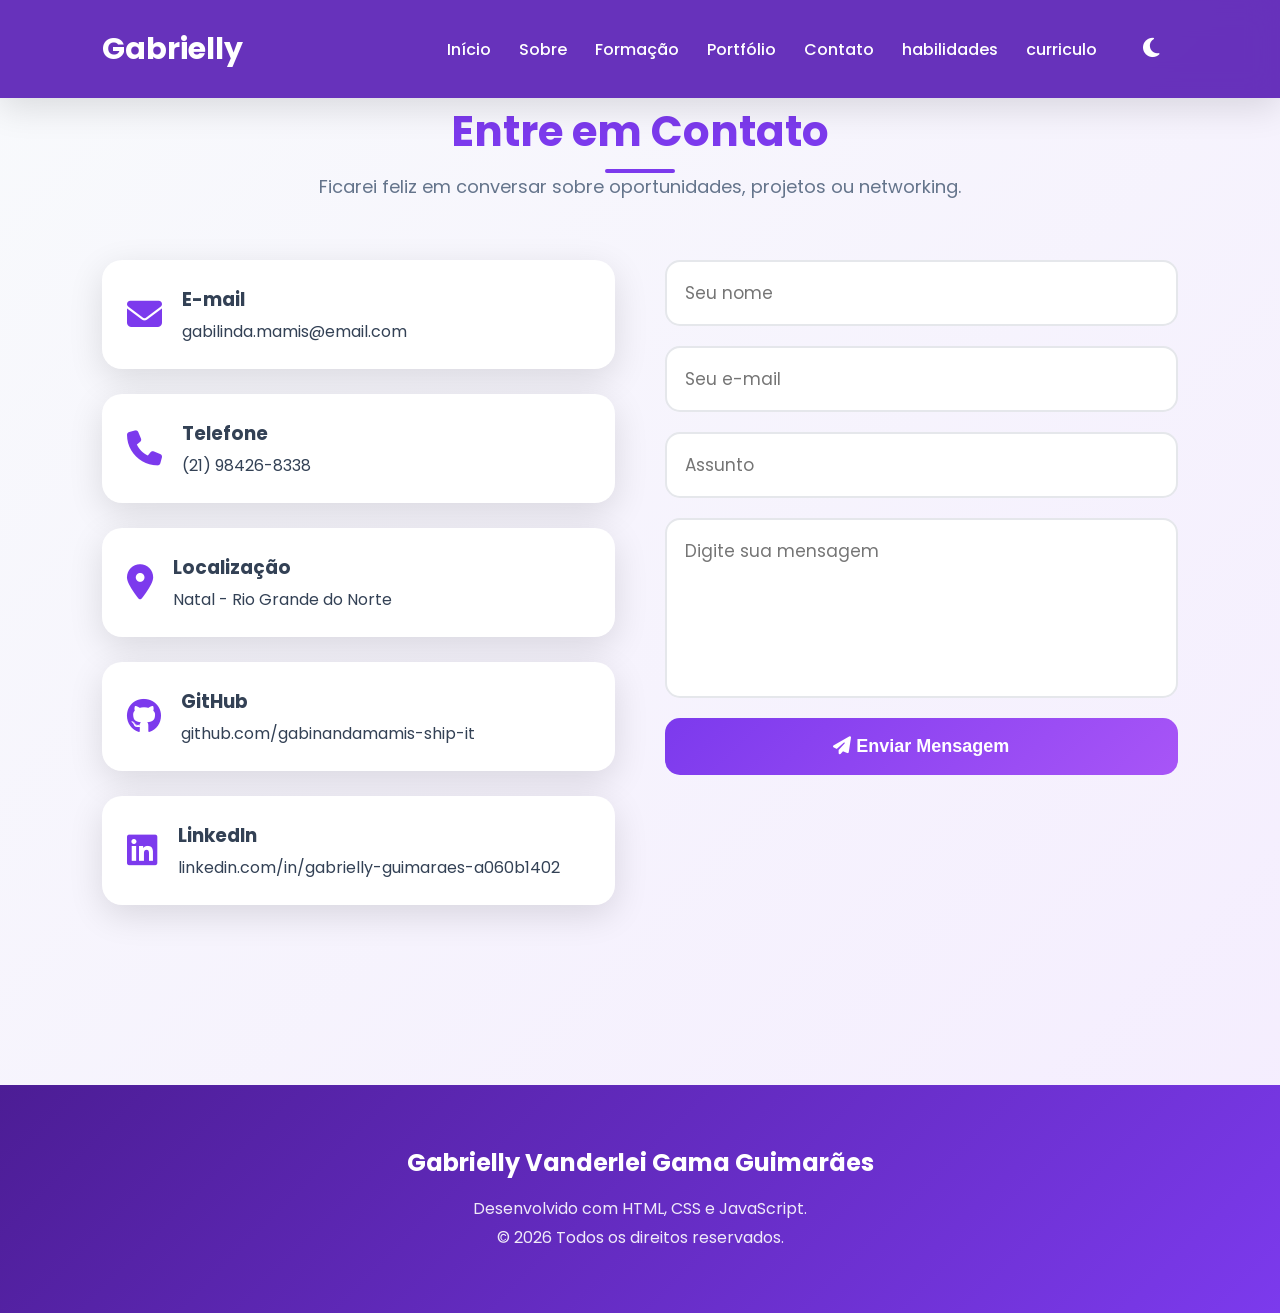
<file: contato.html>
<!DOCTYPE html>
<html lang="pt-BR">

<head>

<meta charset="UTF-8">

<meta name="viewport" content="width=device-width, initial-scale=1.0">

<title>Contato | Gabrielly Guimarães</title>

<link rel="stylesheet" href="css/style.css">

<link rel="stylesheet"
href="https://cdnjs.cloudflare.com/ajax/libs/font-awesome/6.7.2/css/all.min.css">

</head>

<body>

<header>

<div class="logo">

Gabrielly

</div>

<nav>

<ul>

<li><a href="index.html">Início</a></li>

<li><a href="sobre.html">Sobre</a></li>

<li><a href="formacao.html">Formação</a></li>

<li><a href="portfolio.html">Portfólio</a></li>

<li><a href="contato.html">Contato</a></li>

<li><a href="habilidades.html">habilidades</a></li>

<li><a href="curriculo.html">curriculo</a></li>
<li>

<button class="tema-btn">

<i class="fa-solid fa-moon"></i>

</button>

</li>

</ul>

</nav>

</header>

<section>

<div class="titulo-secao">

<h2>Entre em Contato</h2>

<p>

Ficarei feliz em conversar sobre oportunidades, projetos ou networking.

</p>

</div>

<div class="contato">

<div class="contato-info">

<div class="contato-card">

<i class="fa-solid fa-envelope"></i>

<div>

<h3>E-mail</h3>

<p>gabilinda.mamis@email.com</p>

</div>

</div>

<div class="contato-card">

<i class="fa-solid fa-phone"></i>

<div>

<h3>Telefone</h3>

<p>(21) 98426-8338</p>

</div>

</div>

<div class="contato-card">

<i class="fa-solid fa-location-dot"></i>

<div>

<h3>Localização</h3>

<p>Natal - Rio Grande do Norte</p>

</div>

</div>

<div class="contato-card">

<i class="fa-brands fa-github"></i>

<div>

<h3>GitHub</h3>

<p>github.com/gabinandamamis-ship-it</p>

</div>

</div>

<div class="contato-card">

<i class="fa-brands fa-linkedin"></i>

<div>

<h3>LinkedIn</h3>

<p>linkedin.com/in/gabrielly-guimaraes-a060b1402</p>

</div>

</div>

</div>

<form>

<input
type="text"
placeholder="Seu nome"
required>

<input
type="email"
placeholder="Seu e-mail"
required>

<input
type="text"
placeholder="Assunto">

<textarea
placeholder="Digite sua mensagem"></textarea>

<button>

<i class="fa-solid fa-paper-plane"></i>

Enviar Mensagem

</button>

</form>

</div>

</section>

<footer>

<h2>Gabrielly Vanderlei Gama Guimarães</h2>

<p>

Desenvolvido com HTML, CSS e JavaScript.

</p>

<p>

© 2026 Todos os direitos reservados.

</p>

</footer>

<button id="voltarTopo">

<i class="fa-solid fa-arrow-up"></i>

</button>

<script src="js/script.js"></script>

</body>

</html>
</file>
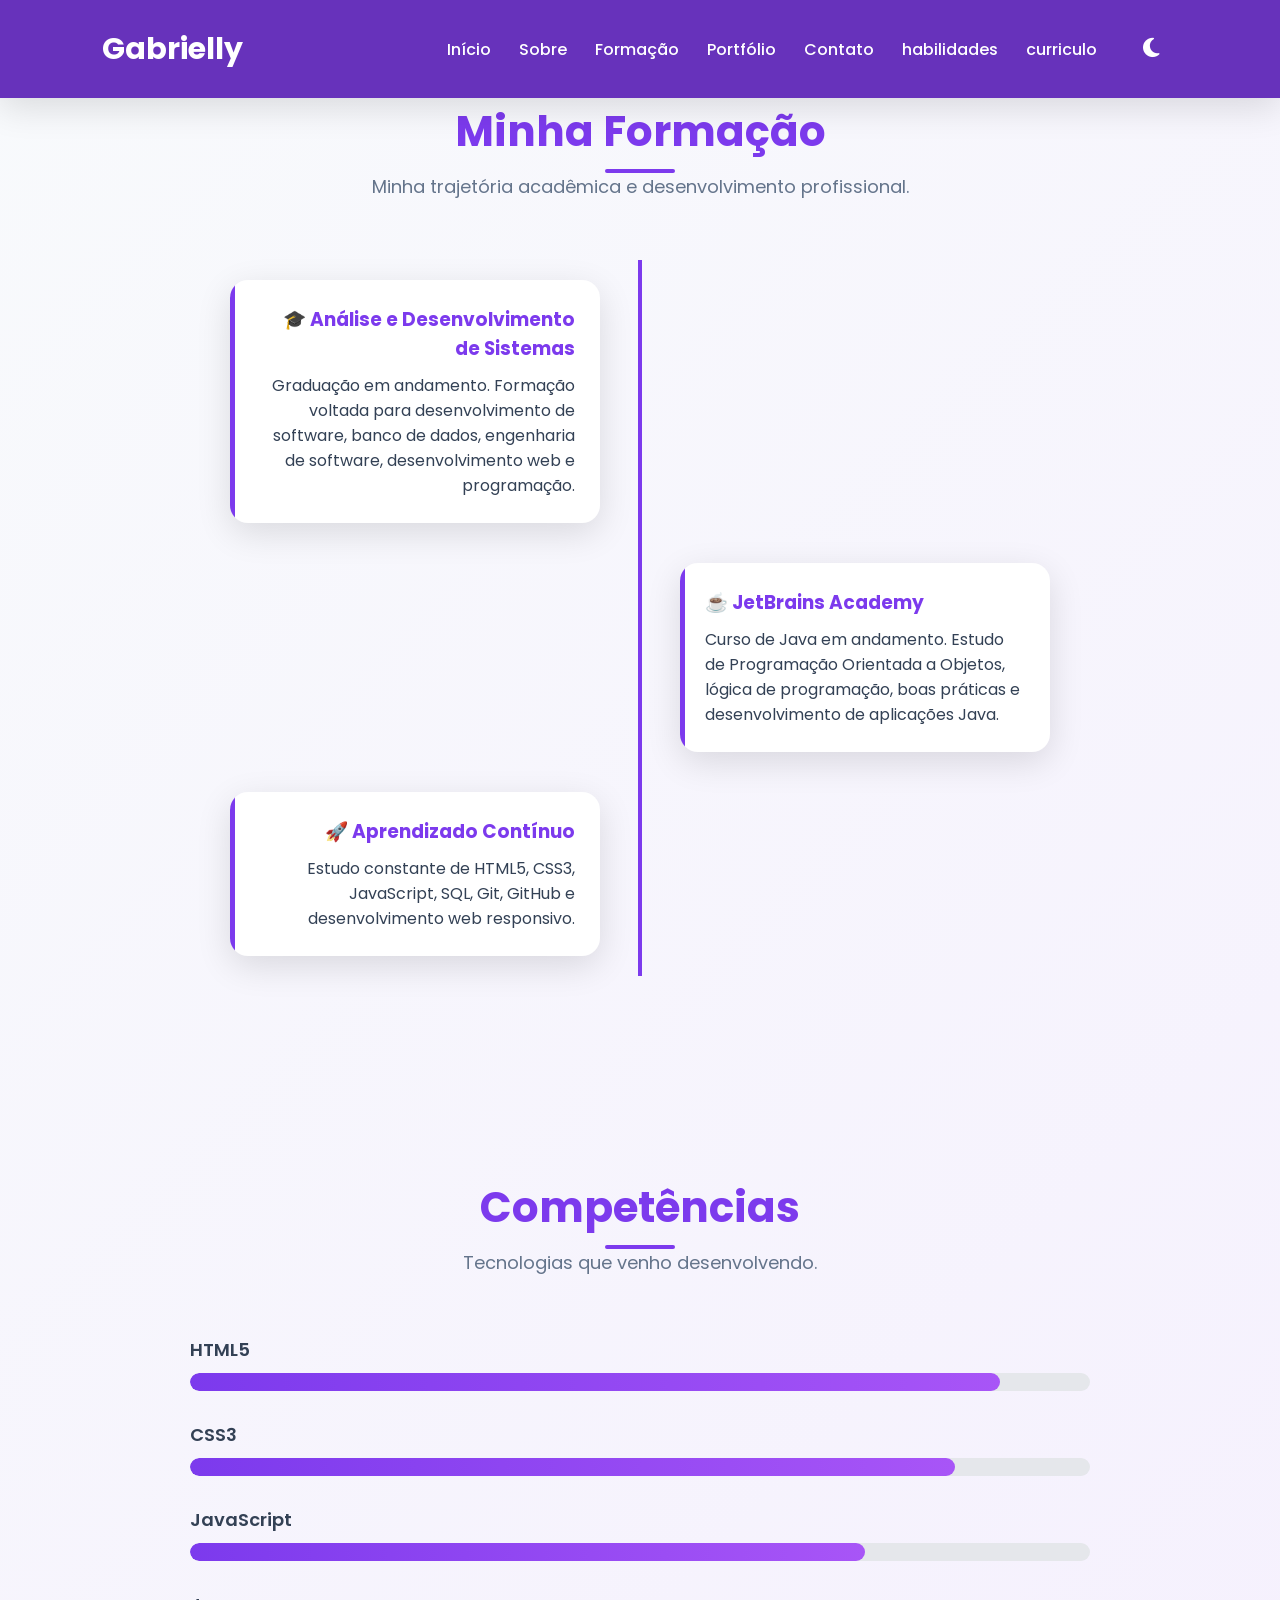
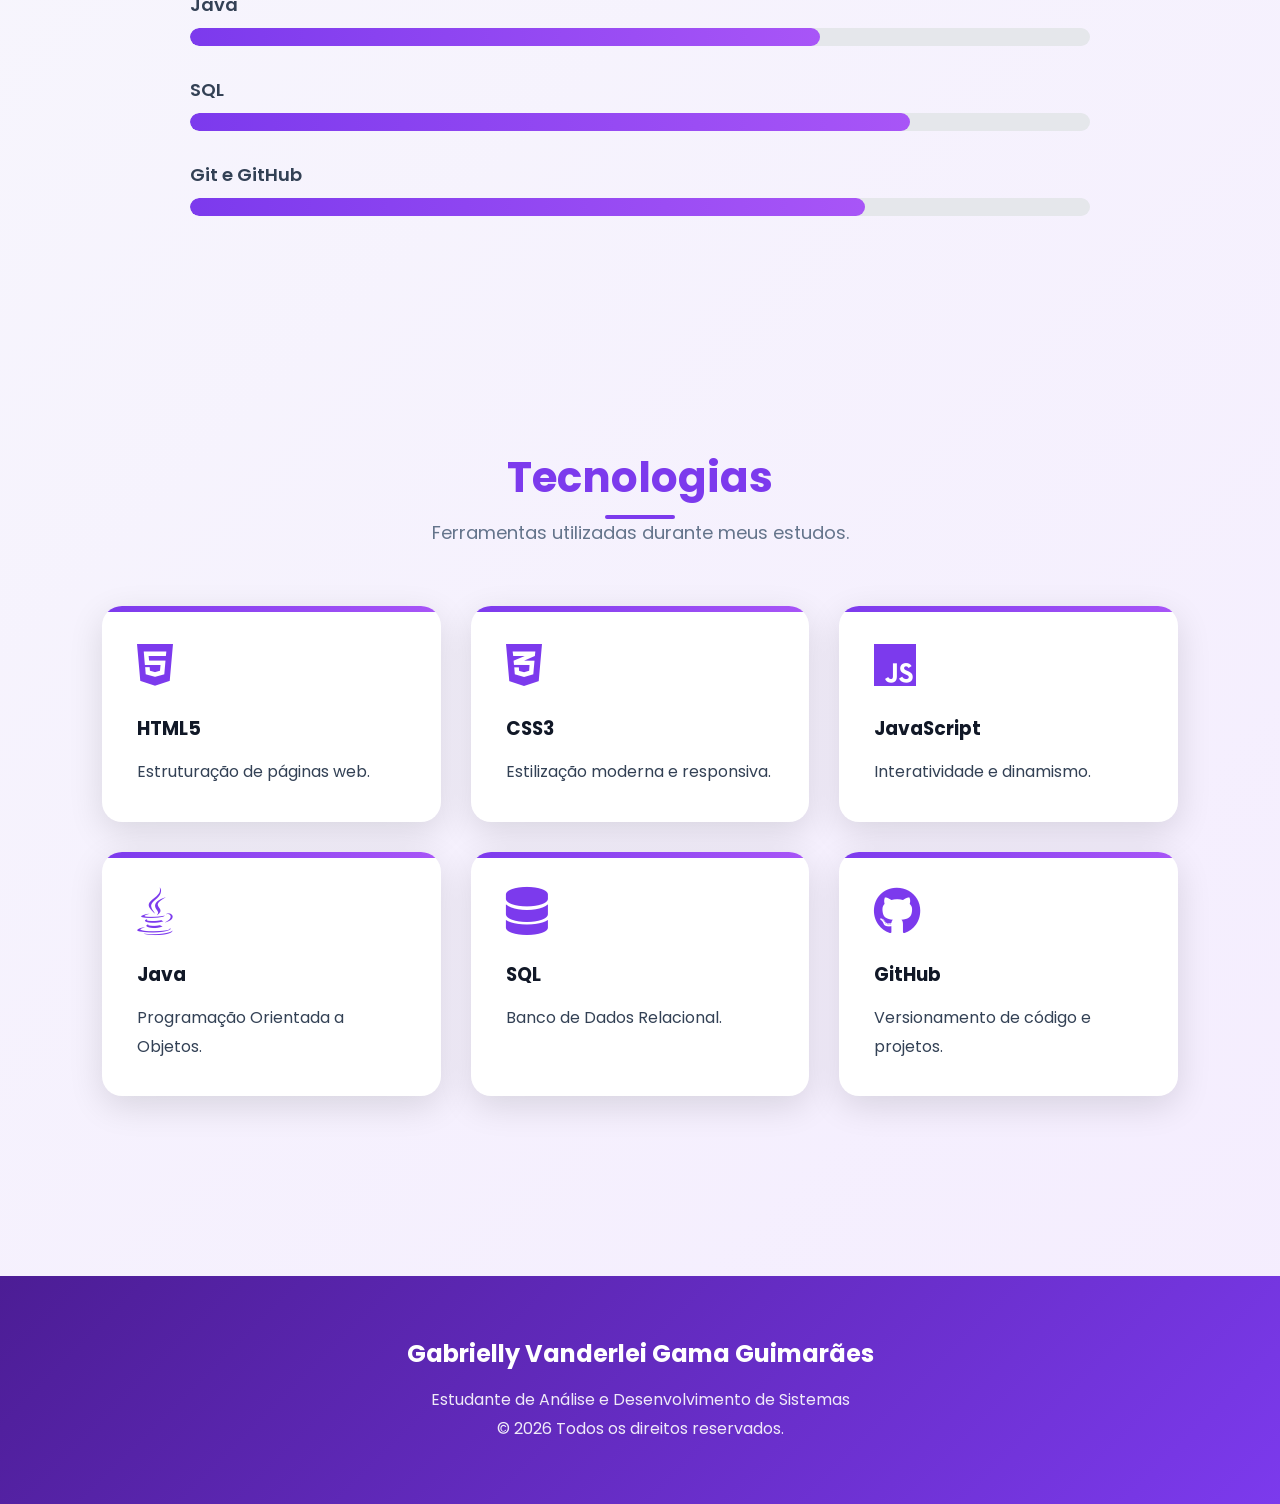
<file: formaçao.html>
<!DOCTYPE html>
<html lang="pt-BR">

<head>

<meta charset="UTF-8">

<meta name="viewport" content="width=device-width, initial-scale=1.0">

<title>Formação | Gabrielly Guimarães</title>

<link rel="stylesheet" href="css/style.css">

<link rel="stylesheet" href="https://cdnjs.cloudflare.com/ajax/libs/font-awesome/6.7.2/css/all.min.css">

</head>

<body>

<header>

<div class="logo">

Gabrielly

</div>

<nav>

<ul>

<li><a href="index.html">Início</a></li>

<li><a href="sobre.html">Sobre</a></li>

<li><a href="formacao.html">Formação</a></li>

<li><a href="portfolio.html">Portfólio</a></li>

<li><a href="contato.html">Contato</a></li>

<li><a href="habilidades.html">habilidades</a></li>

<li><a href="curriculo.html">curriculo</a></li>
<li>

<button class="tema-btn">

<i class="fa-solid fa-moon"></i>

</button>

</li>

</ul>

</nav>

</header>

<section>

<div class="titulo-secao">

<h2>Minha Formação</h2>

<p>Minha trajetória acadêmica e desenvolvimento profissional.</p>

</div>

<div class="timeline">

<div class="timeline-item">

<div class="timeline-content">

<h3>🎓 Análise e Desenvolvimento de Sistemas</h3>

<p>

Graduação em andamento.

Formação voltada para desenvolvimento de software, banco de dados, engenharia de software, desenvolvimento web e programação.

</p>

</div>

</div>

<div class="timeline-item">

<div class="timeline-content">

<h3>☕ JetBrains Academy</h3>

<p>

Curso de Java em andamento.

Estudo de Programação Orientada a Objetos, lógica de programação, boas práticas e desenvolvimento de aplicações Java.

</p>

</div>

</div>

<div class="timeline-item">

<div class="timeline-content">

<h3>🚀 Aprendizado Contínuo</h3>

<p>

Estudo constante de HTML5, CSS3, JavaScript, SQL, Git, GitHub e desenvolvimento web responsivo.

</p>

</div>

</div>

</div>

</section>

<section>

<div class="titulo-secao">

<h2>Competências</h2>

<p>Tecnologias que venho desenvolvendo.</p>

</div>

<div class="skills">

<div class="skill">

<span>HTML5</span>

<div class="barra">

<div class="progresso" style="width:90%;"></div>

</div>

</div>

<div class="skill">

<span>CSS3</span>

<div class="barra">

<div class="progresso" style="width:85%;"></div>

</div>

</div>

<div class="skill">

<span>JavaScript</span>

<div class="barra">

<div class="progresso" style="width:75%;"></div>

</div>

</div>

<div class="skill">

<span>Java</span>

<div class="barra">

<div class="progresso" style="width:70%;"></div>

</div>

</div>

<div class="skill">

<span>SQL</span>

<div class="barra">

<div class="progresso" style="width:80%;"></div>

</div>

</div>

<div class="skill">

<span>Git e GitHub</span>

<div class="barra">

<div class="progresso" style="width:75%;"></div>

</div>

</div>

</div>

</section>

<section>

<div class="titulo-secao">

<h2>Tecnologias</h2>

<p>Ferramentas utilizadas durante meus estudos.</p>

</div>

<div class="cards">

<div class="card">

<i class="fa-brands fa-html5"></i>

<h3>HTML5</h3>

<p>Estruturação de páginas web.</p>

</div>

<div class="card">

<i class="fa-brands fa-css3-alt"></i>

<h3>CSS3</h3>

<p>Estilização moderna e responsiva.</p>

</div>

<div class="card">

<i class="fa-brands fa-js"></i>

<h3>JavaScript</h3>

<p>Interatividade e dinamismo.</p>

</div>

<div class="card">

<i class="fa-brands fa-java"></i>

<h3>Java</h3>

<p>Programação Orientada a Objetos.</p>

</div>

<div class="card">

<i class="fa-solid fa-database"></i>

<h3>SQL</h3>

<p>Banco de Dados Relacional.</p>

</div>

<div class="card">

<i class="fa-brands fa-github"></i>

<h3>GitHub</h3>

<p>Versionamento de código e projetos.</p>

</div>

</div>

</section>

<footer>

<h2>Gabrielly Vanderlei Gama Guimarães</h2>

<p>

Estudante de Análise e Desenvolvimento de Sistemas

</p>

<p>

© 2026 Todos os direitos reservados.

</p>

</footer>

<button id="voltarTopo">

<i class="fa-solid fa-arrow-up"></i>

</button>

<script src="js/script.js"></script>

</body>

</html>
</file>
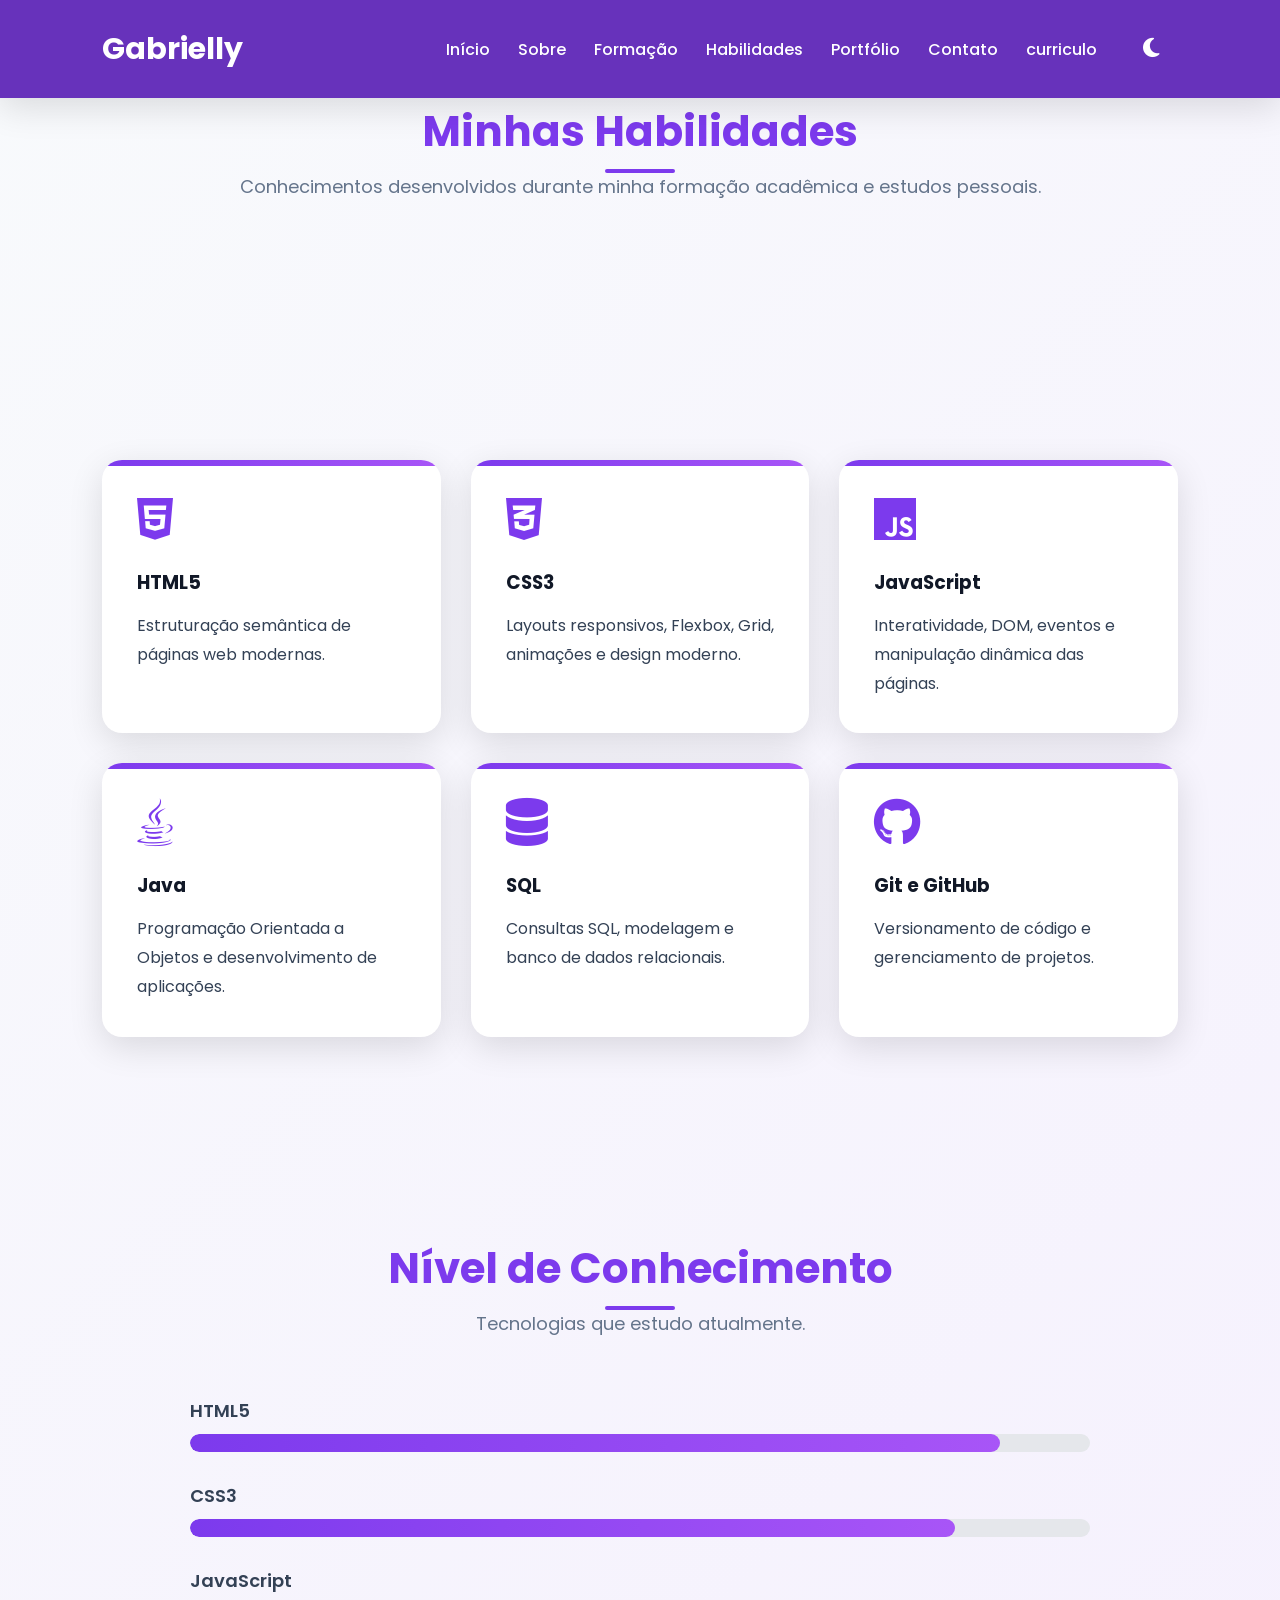
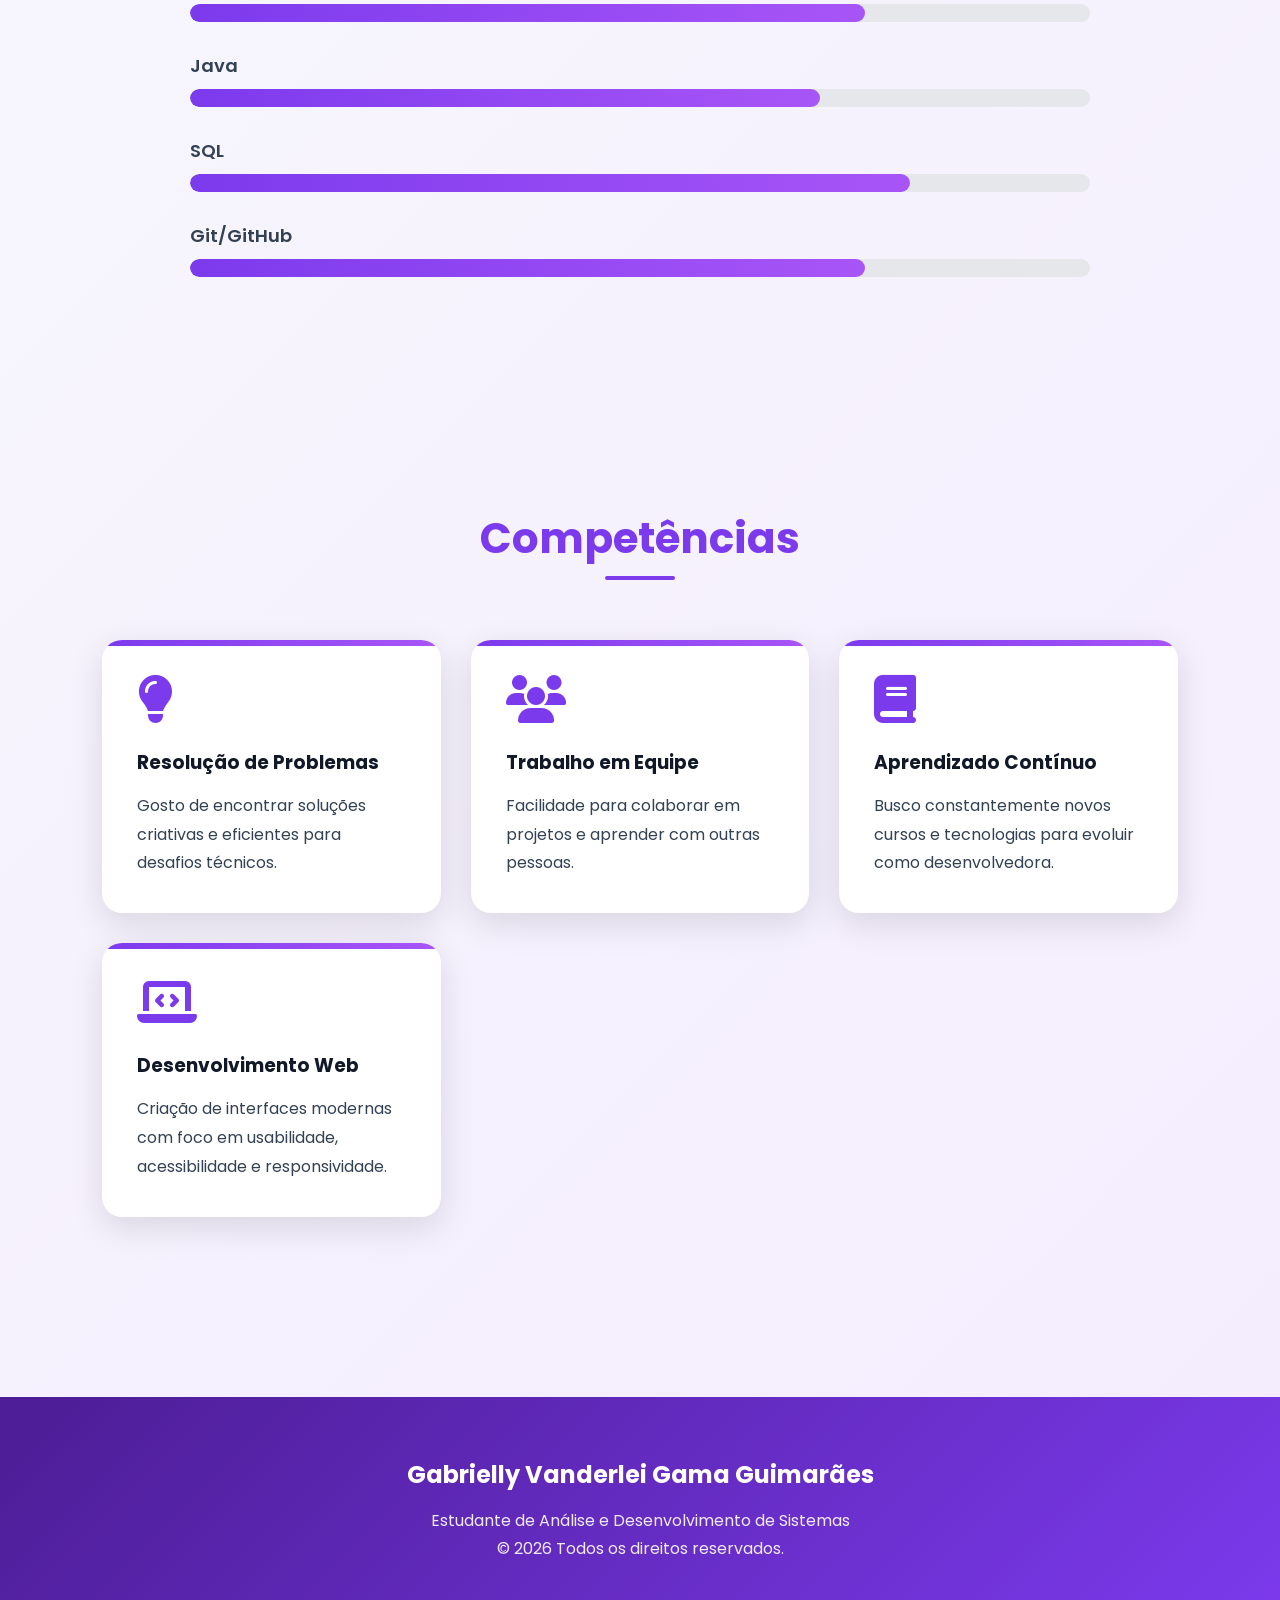
<file: habilidades.html>
<!DOCTYPE html>
<html lang="pt-BR">

<head>

<meta charset="UTF-8">

<meta name="viewport" content="width=device-width, initial-scale=1.0">

<title>Habilidades | Gabrielly Guimarães</title>

<link rel="stylesheet" href="css/style.css">

<link rel="stylesheet"
href="https://cdnjs.cloudflare.com/ajax/libs/font-awesome/6.7.2/css/all.min.css">

</head>

<body>

<header>

<div class="logo">

Gabrielly

</div>

<nav>

<ul>

<li><a href="index.html">Início</a></li>

<li><a href="sobre.html">Sobre</a></li>

<li><a href="formacao.html">Formação</a></li>

<li><a href="habilidades.html">Habilidades</a></li>

<li><a href="portfolio.html">Portfólio</a></li>

<li><a href="contato.html">Contato</a></li>

<li><a href="curriculo.html">curriculo</a></li>

<li>

<button class="tema-btn">

<i class="fa-solid fa-moon"></i>

</button>

</li>

</ul>

</nav>

</header>

<section>

<div class="titulo-secao">

<h2>Minhas Habilidades</h2>

<p>

Conhecimentos desenvolvidos durante minha formação acadêmica e estudos pessoais.

</p>

</div>

</section>
<section>

<div class="cards">

<div class="card">

<i class="fa-brands fa-html5"></i>

<h3>HTML5</h3>

<p>

Estruturação semântica de páginas web modernas.

</p>

</div>

<div class="card">

<i class="fa-brands fa-css3-alt"></i>

<h3>CSS3</h3>

<p>

Layouts responsivos, Flexbox, Grid, animações e design moderno.

</p>

</div>

<div class="card">

<i class="fa-brands fa-js"></i>

<h3>JavaScript</h3>

<p>

Interatividade, DOM, eventos e manipulação dinâmica das páginas.

</p>

</div>

<div class="card">

<i class="fa-brands fa-java"></i>

<h3>Java</h3>

<p>

Programação Orientada a Objetos e desenvolvimento de aplicações.

</p>

</div>

<div class="card">

<i class="fa-solid fa-database"></i>

<h3>SQL</h3>

<p>

Consultas SQL, modelagem e banco de dados relacionais.

</p>

</div>

<div class="card">

<i class="fa-brands fa-github"></i>

<h3>Git e GitHub</h3>

<p>

Versionamento de código e gerenciamento de projetos.

</p>

</div>

</div>

</section> 
<section>

<div class="titulo-secao">

<h2>Nível de Conhecimento</h2>

<p>

Tecnologias que estudo atualmente.

</p>

</div>

<div class="skills">

<div class="skill">

<span>HTML5</span>

<div class="barra">

<div class="progresso" style="width:90%"></div>

</div>

</div>

<div class="skill">

<span>CSS3</span>

<div class="barra">

<div class="progresso" style="width:85%"></div>

</div>

</div>

<div class="skill">

<span>JavaScript</span>

<div class="barra">

<div class="progresso" style="width:75%"></div>

</div>

</div>

<div class="skill">

<span>Java</span>

<div class="barra">

<div class="progresso" style="width:70%"></div>

</div>

</div>

<div class="skill">

<span>SQL</span>

<div class="barra">

<div class="progresso" style="width:80%"></div>

</div>

</div>

<div class="skill">

<span>Git/GitHub</span>

<div class="barra">

<div class="progresso" style="width:75%"></div>

</div>

</div>

</div>

</section>
<section>

<div class="titulo-secao">

<h2>Competências</h2>

</div>

<div class="cards">

<div class="card">

<i class="fa-solid fa-lightbulb"></i>

<h3>Resolução de Problemas</h3>

<p>

Gosto de encontrar soluções criativas e eficientes para desafios técnicos.

</p>

</div>

<div class="card">

<i class="fa-solid fa-users"></i>

<h3>Trabalho em Equipe</h3>

<p>

Facilidade para colaborar em projetos e aprender com outras pessoas.

</p>

</div>

<div class="card">

<i class="fa-solid fa-book"></i>

<h3>Aprendizado Contínuo</h3>

<p>

Busco constantemente novos cursos e tecnologias para evoluir como desenvolvedora.

</p>

</div>

<div class="card">

<i class="fa-solid fa-laptop-code"></i>

<h3>Desenvolvimento Web</h3>

<p>

Criação de interfaces modernas com foco em usabilidade, acessibilidade e responsividade.

</p>

</div>

</div>

</section>
<footer>

<h2>

Gabrielly Vanderlei Gama Guimarães

</h2>

<p>

Estudante de Análise e Desenvolvimento de Sistemas

</p>

<p>

© 2026 Todos os direitos reservados.

</p>

</footer>

<button id="voltarTopo">

<i class="fa-solid fa-arrow-up"></i>

</button>

<script src="js/script.js"></script>

</body>

</html>
</file>
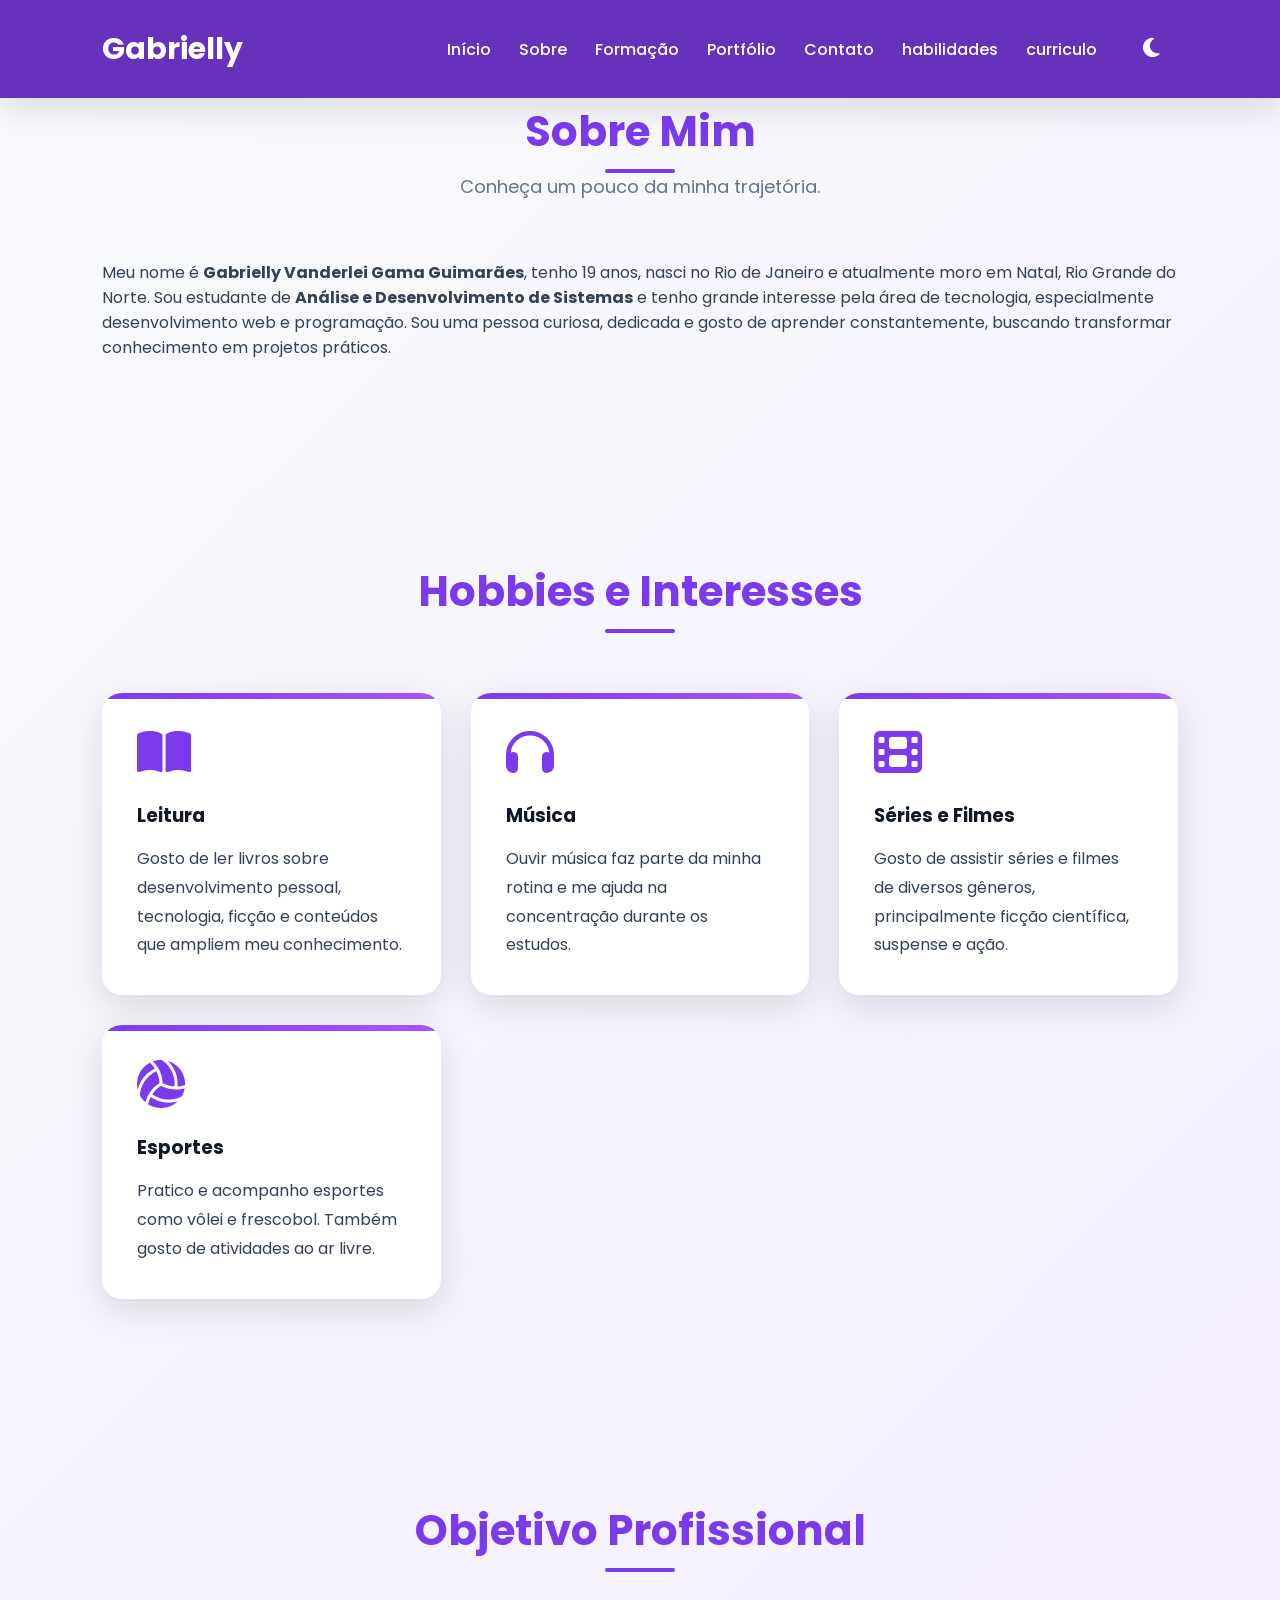
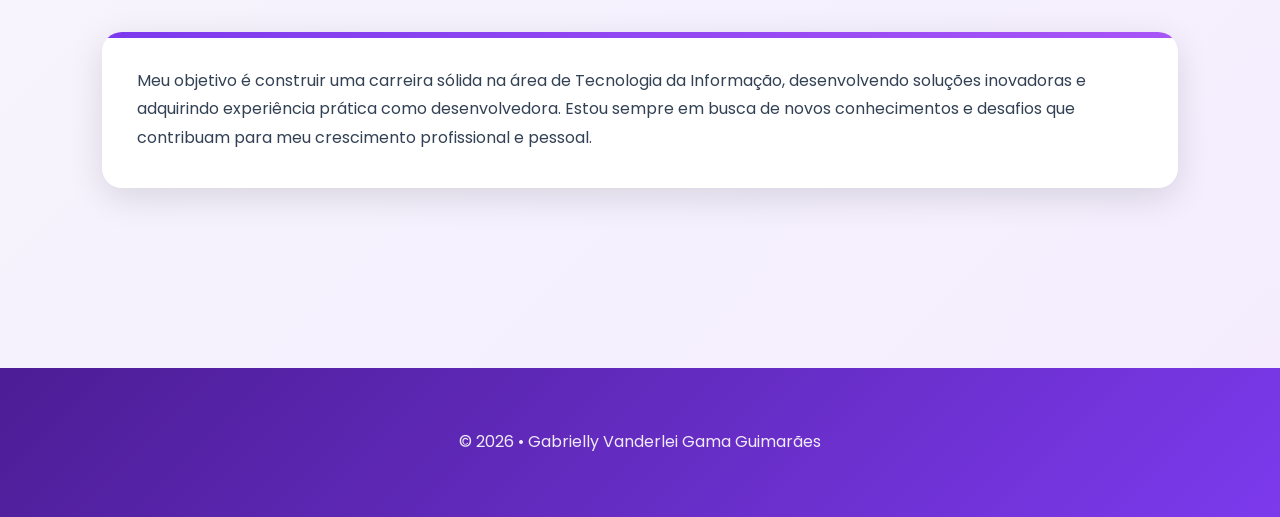
<file: sobre.html>
<!DOCTYPE html>
<html lang="pt-BR">

<head>

<meta charset="UTF-8">

<meta name="viewport" content="width=device-width, initial-scale=1.0">

<title>Sobre Mim | Gabrielly Guimarães</title>

<link rel="stylesheet" href="css/style.css">

<link rel="stylesheet" href="https://cdnjs.cloudflare.com/ajax/libs/font-awesome/6.7.2/css/all.min.css">

</head>

<body>

<header>

<div class="logo">Gabrielly</div>

<nav>

<ul>

<li><a href="index.html">Início</a></li>

<li><a href="sobre.html">Sobre</a></li>

<li><a href="formacao.html">Formação</a></li>

<li><a href="portfolio.html">Portfólio</a></li>

<li><a href="contato.html">Contato</a></li>

<li><a href="habilidades.html">habilidades</a></li>

<li><a href="curriculo.html">curriculo</a></li>
<li>

<button class="tema-btn">

<i class="fa-solid fa-moon"></i>

</button>

</li>

</ul>

</nav>

</header>

<section class="sobre">

<div class="titulo-secao">

<h2>Sobre Mim</h2>

<p>Conheça um pouco da minha trajetória.</p>

</div>

<p>

Meu nome é <strong>Gabrielly Vanderlei Gama Guimarães</strong>, tenho 19 anos, nasci no Rio de Janeiro e atualmente moro em Natal, Rio Grande do Norte.

Sou estudante de <strong>Análise e Desenvolvimento de Sistemas</strong> e tenho grande interesse pela área de tecnologia, especialmente desenvolvimento web e programação.

Sou uma pessoa curiosa, dedicada e gosto de aprender constantemente, buscando transformar conhecimento em projetos práticos.

</p>

</section>

<section>

<div class="titulo-secao">

<h2>Hobbies e Interesses</h2>

</div>

<div class="cards">

<div class="card">

<i class="fa-solid fa-book-open"></i>

<h3>Leitura</h3>

<p>

Gosto de ler livros sobre desenvolvimento pessoal, tecnologia, ficção e conteúdos que ampliem meu conhecimento.

</p>

</div>

<div class="card">

<i class="fa-solid fa-headphones"></i>

<h3>Música</h3>

<p>

Ouvir música faz parte da minha rotina e me ajuda na concentração durante os estudos.

</p>

</div>

<div class="card">

<i class="fa-solid fa-film"></i>

<h3>Séries e Filmes</h3>

<p>

Gosto de assistir séries e filmes de diversos gêneros, principalmente ficção científica, suspense e ação.

</p>

</div>

<div class="card">

<i class="fa-solid fa-volleyball"></i>

<h3>Esportes</h3>

<p>

Pratico e acompanho esportes como vôlei e frescobol. Também gosto de atividades ao ar livre.

</p>

</div>

</div>

</section>

<section>

<div class="titulo-secao">

<h2>Objetivo Profissional</h2>

</div>

<div class="card">

<p>

Meu objetivo é construir uma carreira sólida na área de Tecnologia da Informação, desenvolvendo soluções inovadoras e adquirindo experiência prática como desenvolvedora.

Estou sempre em busca de novos conhecimentos e desafios que contribuam para meu crescimento profissional e pessoal.

</p>

</div>

</section>

<footer>

<p>

© 2026 • Gabrielly Vanderlei Gama Guimarães

</p>

</footer>

<button id="voltarTopo">

<i class="fa-solid fa-arrow-up"></i>

</button>

<script src="js/script.js"></script>

</body>

</html>
</file>
<file: css/style.css>
/*====================================================
PORTFÓLIO GABRIELLY GUIMARÃES
Versão 2.0
======================================================*/

@import url('https://fonts.googleapis.com/css2?family=Poppins:wght@300;400;500;600;700;800&display=swap');

/*==========================
RESET
==========================*/

*{
margin:0;
padding:0;
box-sizing:border-box;
scroll-behavior:smooth;
}

:root{

--roxo:#7C3AED;
--roxoEscuro:#5B21B6;
--roxoClaro:#A855F7;

--branco:#ffffff;

--cinza:#F8FAFC;

--texto:#334155;

--preto:#111827;

--shadow:0 10px 35px rgba(0,0,0,.12);

}

body{

font-family:'Poppins',sans-serif;

background:var(--cinza);

color:var(--texto);

transition:.4s;

overflow-x:hidden;

}

/*==========================
SCROLL
==========================*/

::-webkit-scrollbar{

width:12px;

}

::-webkit-scrollbar-track{

background:#ECECEC;

}

::-webkit-scrollbar-thumb{

background:var(--roxo);

border-radius:20px;

}

::-webkit-scrollbar-thumb:hover{

background:var(--roxoEscuro);

}

/*==========================
MENU
==========================*/

header{

position:fixed;

top:0;

left:0;

width:100%;

padding:18px 8%;

display:flex;

justify-content:space-between;

align-items:center;

background:rgba(91,33,182,.92);

backdrop-filter:blur(15px);

z-index:999;

box-shadow:var(--shadow);

}

.logo{

font-size:30px;

font-weight:700;

color:white;

}

nav ul{

display:flex;

gap:28px;

list-style:none;

align-items:center;

}

nav a{

text-decoration:none;

color:white;

font-weight:500;

transition:.3s;

}

nav a:hover{

color:#E9D5FF;

}

/*==========================
BOTÃO DO TEMA
==========================*/

.tema-btn{

background:none;

border:none;

color:white;

font-size:22px;

cursor:pointer;

transition:.4s;

}

.tema-btn:hover{

transform:rotate(180deg);

}

/*==========================
HERO
==========================*/

.hero{

min-height:100vh;

display:flex;

justify-content:space-between;

align-items:center;

padding:140px 8% 80px;

gap:60px;

}

.texto{

flex:1;

}

.texto h1{

font-size:30px;

color:var(--roxo);

margin-bottom:15px;

}

.texto h2{

font-size:70px;

color:var(--preto);

line-height:1.1;

margin-bottom:10px;

}

.texto h3{

font-size:26px;

font-weight:500;

color:#64748B;

margin-bottom:25px;

}

.texto p{

font-size:18px;

line-height:1.9;

margin-bottom:35px;

text-align:justify;

}

/*==========================
BOTÕES
==========================*/

.botao{

display:inline-flex;

align-items:center;

gap:10px;

padding:15px 35px;

margin-right:20px;

background:linear-gradient(135deg,var(--roxo),var(--roxoClaro));

border-radius:50px;

text-decoration:none;

color:white;

font-weight:600;

transition:.4s;

box-shadow:0 8px 25px rgba(124,58,237,.35);

}

.botao:hover{

transform:translateY(-6px);

box-shadow:0 15px 35px rgba(124,58,237,.45);

}

/*==========================
FOTO
==========================*/

.foto{

display:flex;

justify-content:center;

align-items:center;

flex:1;

}

.foto img{

width:370px;

height:370px;

object-fit:cover;

border-radius:50%;

border:8px solid var(--roxo);

box-shadow:

0 0 40px rgba(124,58,237,.45),

0 0 80px rgba(168,85,247,.25);

transition:.5s;

}

.foto img:hover{

transform:scale(1.05);

} 
/*====================================================
SEÇÕES
====================================================*/

section{
    padding:100px 8%;
}

.titulo-secao{
    text-align:center;
    margin-bottom:60px;
}

.titulo-secao h2{
    font-size:42px;
    color:var(--roxo);
    margin-bottom:10px;
}

.titulo-secao p{
    color:#64748B;
    font-size:18px;
}

/*====================================================
CARDS
====================================================*/

.cards{
    display:grid;
    grid-template-columns:repeat(auto-fit,minmax(280px,1fr));
    gap:30px;
}

.card{

    background:white;

    border-radius:20px;

    padding:35px;

    box-shadow:var(--shadow);

    transition:.4s;

    position:relative;

    overflow:hidden;

}

.card::before{

    content:"";

    position:absolute;

    width:100%;

    height:6px;

    left:0;

    top:0;

    background:linear-gradient(90deg,var(--roxo),var(--roxoClaro));

}

.card:hover{

    transform:translateY(-12px);

}

.card i{

    font-size:48px;

    color:var(--roxo);

    margin-bottom:25px;

}

.card h3{

    margin-bottom:15px;

    color:var(--preto);

}

.card p{

    line-height:1.8;

}

/*====================================================
HABILIDADES
====================================================*/

.skills{

    max-width:900px;

    margin:auto;

}

.skill{

    margin-bottom:30px;

}

.skill span{

    font-weight:600;

    font-size:18px;

}

.barra{

    width:100%;

    height:18px;

    background:#E5E7EB;

    border-radius:30px;

    overflow:hidden;

    margin-top:10px;

}

.progresso{

    height:100%;

    border-radius:30px;

    background:linear-gradient(90deg,var(--roxo),var(--roxoClaro));

    animation:progresso 2s;

}

@keyframes progresso{

    from{

        width:0;

    }

}

/*====================================================
TIMELINE
====================================================*/

.timeline{

    max-width:900px;

    margin:auto;

    position:relative;

}

.timeline::before{

    content:"";

    position:absolute;

    width:4px;

    background:var(--roxo);

    left:50%;

    top:0;

    bottom:0;

    transform:translateX(-50%);

}

.timeline-item{

    width:50%;

    padding:20px 40px;

    position:relative;

}

.timeline-item:nth-child(odd){

    left:0;

    text-align:right;

}

.timeline-item:nth-child(even){

    left:50%;

}

.timeline-content{

    background:white;

    padding:25px;

    border-radius:18px;

    box-shadow:var(--shadow);

}

.timeline-content h3{

    color:var(--roxo);

    margin-bottom:10px;

}

/*====================================================
PROJETOS
====================================================*/

.projetos{

display:grid;

grid-template-columns:repeat(auto-fit,minmax(320px,1fr));

gap:35px;

}

.projeto{

background:white;

border-radius:20px;

overflow:hidden;

box-shadow:var(--shadow);

transition:.4s;

}

.projeto:hover{

transform:translateY(-12px);

}

.projeto img{

width:100%;

height:220px;

object-fit:cover;

}

.projeto-conteudo{

padding:25px;

}

.projeto-conteudo h3{

margin-bottom:15px;

}

.projeto-conteudo p{

line-height:1.8;

margin-bottom:20px;

}

.tags{

display:flex;

gap:10px;

flex-wrap:wrap;

margin-bottom:20px;

}

.tag{

background:#EEE7FF;

color:var(--roxoEscuro);

padding:8px 15px;

border-radius:50px;

font-size:14px;

font-weight:600;

} 
/*====================================================
CONTATO
====================================================*/

.contato{

display:grid;

grid-template-columns:1fr 1fr;

gap:50px;

align-items:start;

}

.contato-info{

display:flex;

flex-direction:column;

gap:25px;

}

.contato-card{

display:flex;

align-items:center;

gap:20px;

padding:25px;

background:white;

border-radius:20px;

box-shadow:var(--shadow);

transition:.4s;

}

.contato-card:hover{

transform:translateY(-8px);

}

.contato-card i{

font-size:35px;

color:var(--roxo);

}

.contato-card h3{

margin-bottom:5px;

}

.contato-card a{

text-decoration:none;

color:var(--texto);

}

form{

display:flex;

flex-direction:column;

gap:20px;

}

input,

textarea{

padding:18px;

font-size:17px;

border:2px solid #E5E7EB;

border-radius:15px;

outline:none;

font-family:Poppins;

transition:.3s;

}

input:focus,

textarea:focus{

border-color:var(--roxo);

}

textarea{

height:180px;

resize:none;

}

button{

padding:18px;

border:none;

border-radius:15px;

background:linear-gradient(135deg,var(--roxo),var(--roxoClaro));

color:white;

font-size:18px;

font-weight:600;

cursor:pointer;

transition:.4s;

}

button:hover{

transform:translateY(-5px);

}

/*====================================================
RODAPÉ
====================================================*/

footer{

margin-top:80px;

padding:60px 8%;

background:var(--roxoEscuro);

color:white;

text-align:center;

}

footer h2{

margin-bottom:15px;

}

footer .redes{

margin-top:25px;

display:flex;

justify-content:center;

gap:25px;

}

footer .redes a{

width:55px;

height:55px;

display:flex;

justify-content:center;

align-items:center;

background:white;

color:var(--roxo);

border-radius:50%;

font-size:22px;

text-decoration:none;

transition:.4s;

}

footer .redes a:hover{

transform:translateY(-8px);

background:var(--roxoClaro);

color:white;

}

/*====================================================
BOTÃO VOLTAR AO TOPO
====================================================*/

#voltarTopo{

position:fixed;

right:30px;

bottom:30px;

width:60px;

height:60px;

border-radius:50%;

background:var(--roxo);

color:white;

display:flex;

justify-content:center;

align-items:center;

cursor:pointer;

box-shadow:0 10px 25px rgba(0,0,0,.25);

transition:.4s;

opacity:0;

pointer-events:none;

}

#voltarTopo.ativo{

opacity:1;

pointer-events:auto;

}

#voltarTopo:hover{

background:var(--roxoEscuro);

transform:translateY(-6px);

}

/*====================================================
MODO ESCURO
====================================================*/

body.dark{

background:#0F172A;

color:white;

}

body.dark header{

background:rgba(46,16,101,.95);

}

body.dark .card,

body.dark .timeline-content,

body.dark .projeto,

body.dark .contato-card{

background:#1E1B4B;

color:white;

}

body.dark input,

body.dark textarea{

background:#312E81;

color:white;

border-color:#6D28D9;

}

body.dark .tag{

background:#4C1D95;

color:white;

}

body.dark .texto h2,

body.dark h3{

color:white;

}

body.dark footer{

background:#14052C;

}

/*====================================================
ANIMAÇÕES
====================================================*/

.fade{

opacity:0;

transform:translateY(50px);

transition:1s;

}

.fade.aparecer{

opacity:1;

transform:translateY(0);

}

/*====================================================
RESPONSIVIDADE
====================================================*/

@media(max-width:1100px){

.hero{

flex-direction:column-reverse;

text-align:center;

}

.texto{

width:100%;

}

.foto img{

width:300px;

height:300px;

}

.contato{

grid-template-columns:1fr;

}

.timeline::before{

left:20px;

}

.timeline-item{

width:100%;

padding-left:60px;

padding-right:20px;

left:0 !important;

text-align:left !important;

}

}

@media(max-width:768px){

header{

flex-direction:column;

padding:20px;

}

nav ul{

flex-direction:column;

gap:18px;

}

.texto h2{

font-size:48px;

}

.texto h3{

font-size:22px;

}

.botao{

display:block;

margin:15px auto;

width:250px;

text-align:center;

}

.foto img{

width:230px;

height:230px;

}

.cards,

.projetos{

grid-template-columns:1fr;

}

} 
/*====================================================
TECNOLOGIAS
====================================================*/

.tecnologias{

padding:100px 8%;

}

.tecnologias-grid{

display:grid;

grid-template-columns:repeat(auto-fit,minmax(180px,1fr));

gap:25px;

margin-top:50px;

}

.tech{

background:white;

padding:30px;

border-radius:20px;

text-align:center;

box-shadow:var(--shadow);

transition:.4s;

}

.tech:hover{

transform:translateY(-10px);

}

.tech i{

font-size:60px;

color:var(--roxo);

margin-bottom:20px;

}

.tech h3{

font-size:20px;

margin-bottom:10px;

}

.tech p{

font-size:15px;

color:#64748B;

}

/*==============================================*/

.estudando{

margin-top:100px;

display:grid;

grid-template-columns:repeat(auto-fit,minmax(250px,1fr));

gap:25px;

}

.estudo{

background:white;

padding:25px;

border-radius:18px;

box-shadow:var(--shadow);

display:flex;

gap:20px;

align-items:center;

transition:.4s;

}

.estudo:hover{

transform:translateY(-8px);

}

.estudo i{

font-size:35px;

color:var(--roxo);

}

/*==============================================*/

body.dark .tech,
body.dark .estudo{

background:#1E1B4B;

}

body.dark .tech p{

color:#CBD5E1;

} 
/*====================================================
LOADER
====================================================*/

#loader{

position:fixed;

top:0;

left:0;

width:100%;

height:100vh;

background:#5B21B6;

display:flex;

justify-content:center;

align-items:center;

flex-direction:column;

z-index:99999;

transition:1s;

}

.loader-circle{

width:90px;

height:90px;

border:8px solid rgba(255,255,255,.25);

border-top:8px solid white;

border-radius:50%;

animation:girar 1s linear infinite;

}

.loader-text{

margin-top:25px;

font-size:22px;

color:white;

font-weight:600;

letter-spacing:2px;

}

@keyframes girar{

100%{

transform:rotate(360deg);

}

} 
/*====================================================
CURSOR
====================================================*/

.cursor{

position:fixed;

width:20px;

height:20px;

background:#A855F7;

border-radius:50%;

pointer-events:none;

transform:translate(-50%,-50%);

transition:.08s;

z-index:999999;

opacity:.8;

mix-blend-mode:difference;

} 
/*====================================================
HERO PREMIUM
====================================================*/

.hero{

position:relative;

overflow:hidden;

}

.hero::before{

content:"";

position:absolute;

width:700px;

height:700px;

background:radial-gradient(circle,#A855F7 0%,transparent 70%);

right:-250px;

top:-250px;

opacity:.15;

animation:flutuarHero 10s infinite alternate;

}

@keyframes flutuarHero{

100%{

transform:translateY(40px) rotate(15deg);

}

} 
.foto img{

animation:fotoFloat 5s ease-in-out infinite;

}

@keyframes fotoFloat{

0%{

transform:translateY(0);

}

50%{

transform:translateY(-18px);

}

100%{

transform:translateY(0);

}

} 
.card{

transform-style:preserve-3d;

}

.card:hover{

transform:

translateY(-15px)

rotateX(4deg)

rotateY(-4deg);

box-shadow:

0 25px 45px rgba(124,58,237,.25);

}

.card::after{

content:"";

position:absolute;

left:-120%;

top:0;

width:100%;

height:100%;

background:

linear-gradient(

120deg,

transparent,

rgba(255,255,255,.25),

transparent

);

transition:1s;

}

.card:hover::after{

left:120%;

} 
.botao{

position:relative;

overflow:hidden;

}

.botao::before{

content:"";

position:absolute;

left:-100%;

top:0;

width:100%;

height:100%;

background:

rgba(255,255,255,.2);

transform:skewX(-30deg);

transition:.8s;

}
footer{

background:linear-gradient(

135deg,

#4C1D95,

#7C3AED

);

}

footer p{

opacity:.9;

line-height:1.8;

}
/*====================================================
FUNDO ANIMADO
====================================================*/

body{

background:linear-gradient(
-45deg,
#F8FAFC,
#EEE7FF,
#F3E8FF,
#F8FAFC
);

background-size:400% 400%;

animation:fundoAnimado 18s ease infinite;

}

@keyframes fundoAnimado{

0%{
background-position:0% 50%;
}

50%{
background-position:100% 50%;
}

100%{
background-position:0% 50%;
}

}
/*====================================================
MODO ESCURO PREMIUM
====================================================*/

body.dark{

background:#0F172A;

color:#E2E8F0;

}

body.dark .hero{

background:linear-gradient(
135deg,
#111827,
#1E1B4B
);

}

body.dark .card,
body.dark .tech,
body.dark .estudo,
body.dark .projeto{

background:#1E293B;

border:1px solid rgba(255,255,255,.05);

}

body.dark p{

color:#CBD5E1;

}

body.dark h1,
body.dark h2,
body.dark h3{

color:white;

} 
/*====================================================
REDES SOCIAIS
====================================================*/

.redes-home{

display:flex;

gap:18px;

margin-top:35px;

}

.redes-home a{

width:55px;

height:55px;

display:flex;

justify-content:center;

align-items:center;

border-radius:50%;

background:white;

font-size:22px;

color:#7C3AED;

transition:.4s;

box-shadow:0 10px 25px rgba(0,0,0,.15);

}

.redes-home a:hover{

background:#7C3AED;

color:white;

transform:translateY(-8px) scale(1.1);

} 
/*====================================================
TIMELINE PREMIUM
====================================================*/

.timeline-content{

position:relative;

overflow:hidden;

}

.timeline-content::before{

content:"";

position:absolute;

left:0;

top:0;

width:5px;

height:100%;

background:#7C3AED;

}

.timeline-content:hover{

transform:scale(1.02);

transition:.4s;

}
/*====================================================
MENU MOBILE
====================================================*/

.menu-mobile{

display:none;

font-size:32px;

cursor:pointer;

color:white;

}

@media(max-width:768px){

.menu-mobile{

display:block;

}

nav{

display:none;

width:100%;

margin-top:20px;

}

nav.ativo{

display:block;

animation:menu .4s;

}

@keyframes menu{

from{

opacity:0;

transform:translateY(-20px);

}

to{

opacity:1;

transform:translateY(0);

}

}

}
/*====================================================
GALERIA
====================================================*/

.projeto img{

transition:.5s;

}

.projeto:hover img{

transform:scale(1.08);

}
.titulo-secao h2{

position:relative;

display:inline-block;

}

.titulo-secao h2::after{

content:"";

position:absolute;

bottom:-10px;

left:50%;

transform:translateX(-50%);

width:70px;

height:4px;

border-radius:50px;

background:#7C3AED;

}
</file>
